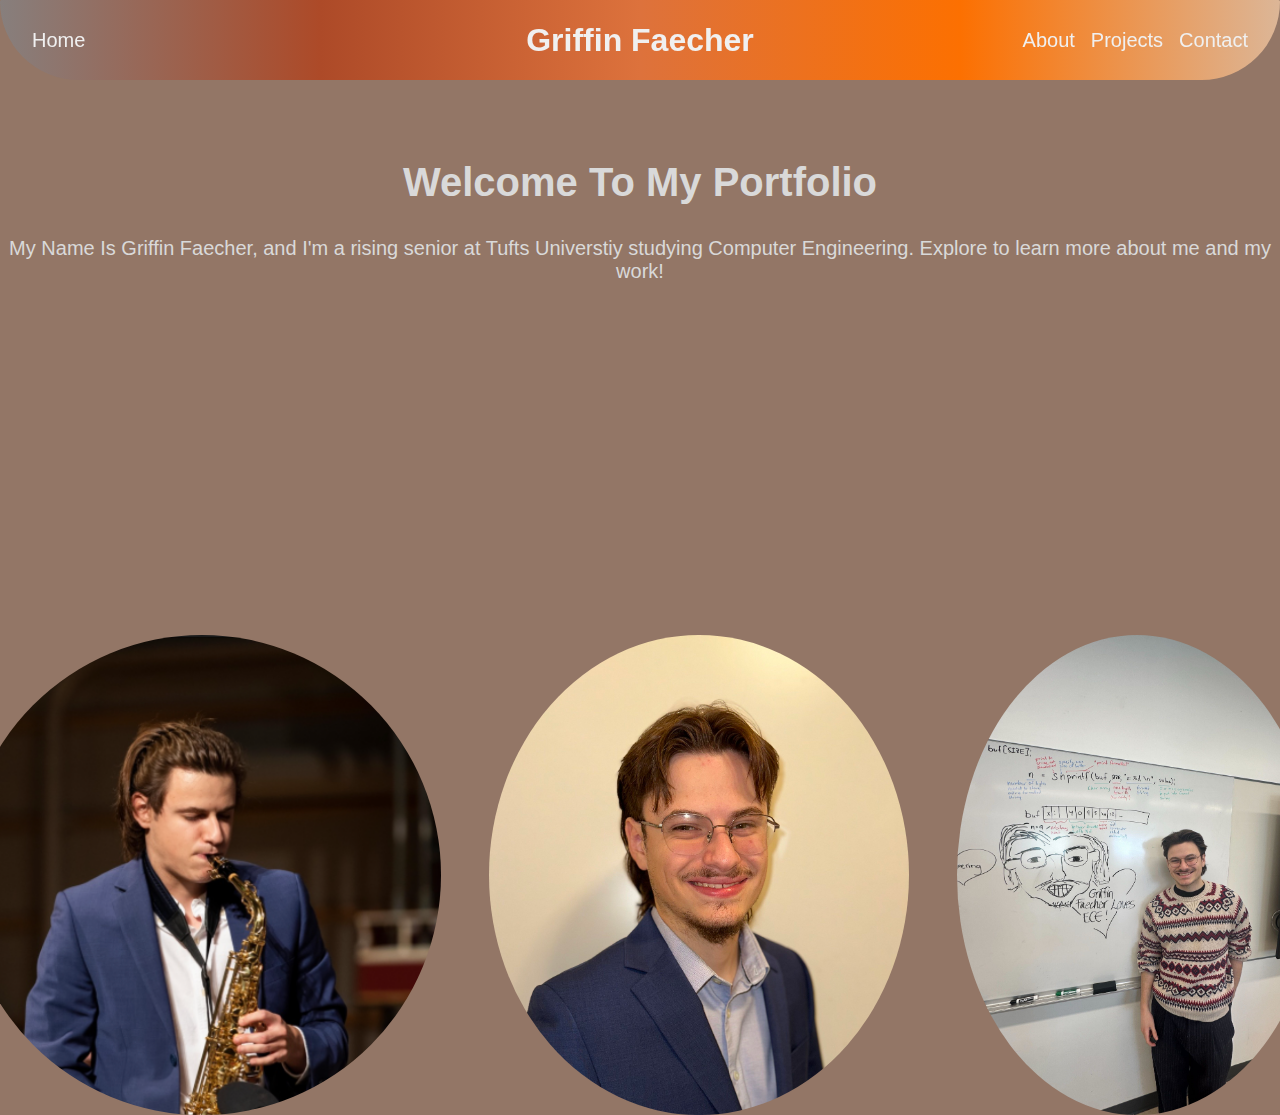
<file: index.html>
<!DOCTYPE html>
<html lang="en">

<html>
<head>
    <meta charset="UTF-8" />
    <meta name="viewport" content="width=device-width, initial-scale=1.0" />
    <link rel="stylesheet" href="mainStyle.css" />
    <link rel="icon" href="tabimage.png" type="image/png" />
    <meta name="description" content="Griffin Faecher's Portfolio">
    <title>Griffin's Portfolio</title>
</head>
<body>
    <nav>
        <div class="nav-left">
            <a href="index.html" class="return">Home</a>
        </div>

        <div class="nav-center">
            <a class="title">Griffin Faecher</a>
        </div>

        <div class="nav-right">
            <a href="about.html" class="linkable">About</a>
            <a href="projects.html" class="linkable">Projects</a>
            <a href="contact.html" class="linkable">Contact</a>
        </div>
    </nav>

    <div class="header">
        <h1 class="header-text">Welcome To My Portfolio</h1>
        <p class="header-subtext">My Name Is Griffin Faecher, and I'm a rising 
            senior at Tufts Universtiy studying Computer Engineering. Explore 
            to learn more about me and my work!</p>
        </p>
    </div>

    <div class="image-container">
        <img src="Jazz.png"    alt="jazz"    class="image-obj" />
        <img src="Headshot.jpg" alt="headshot" class="image-obj" />
        <img src="Project.jpg"  alt="project"  class="image-obj" />
    </div>

</body>
</html>
</file>
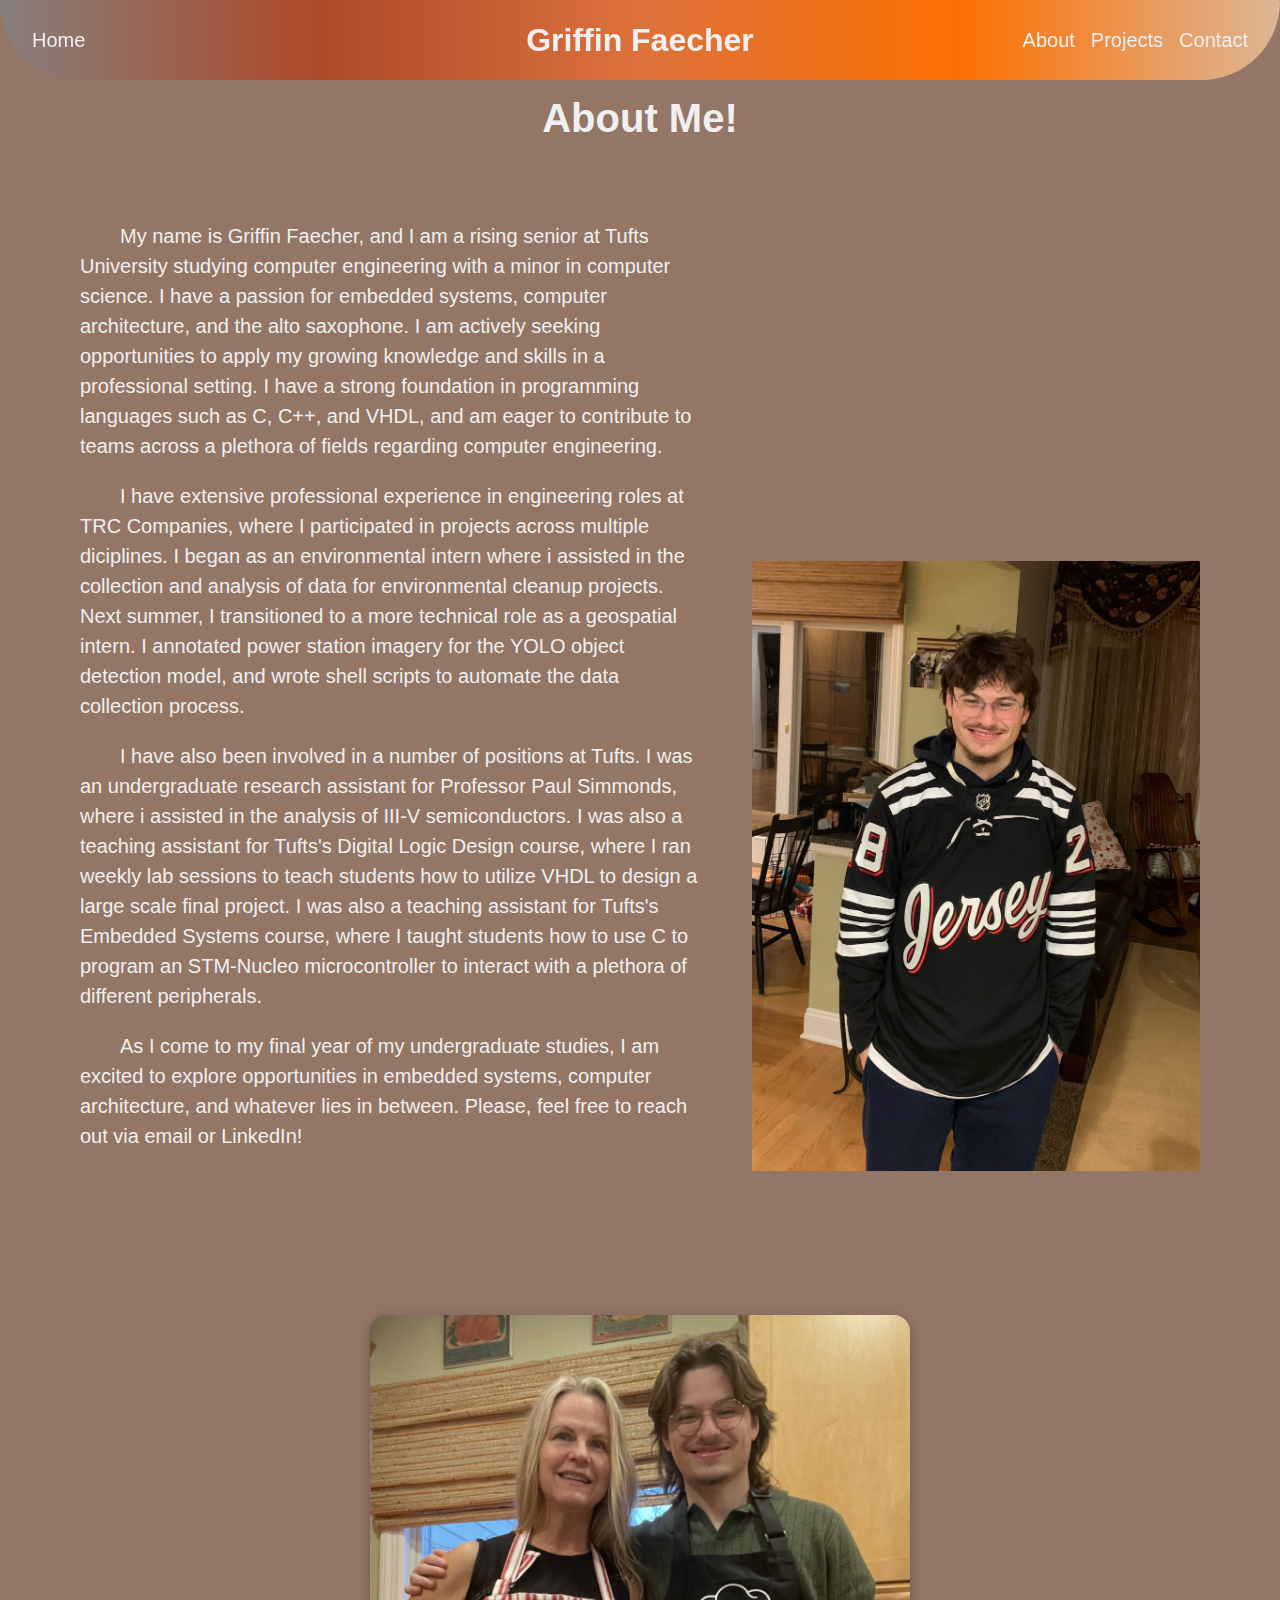
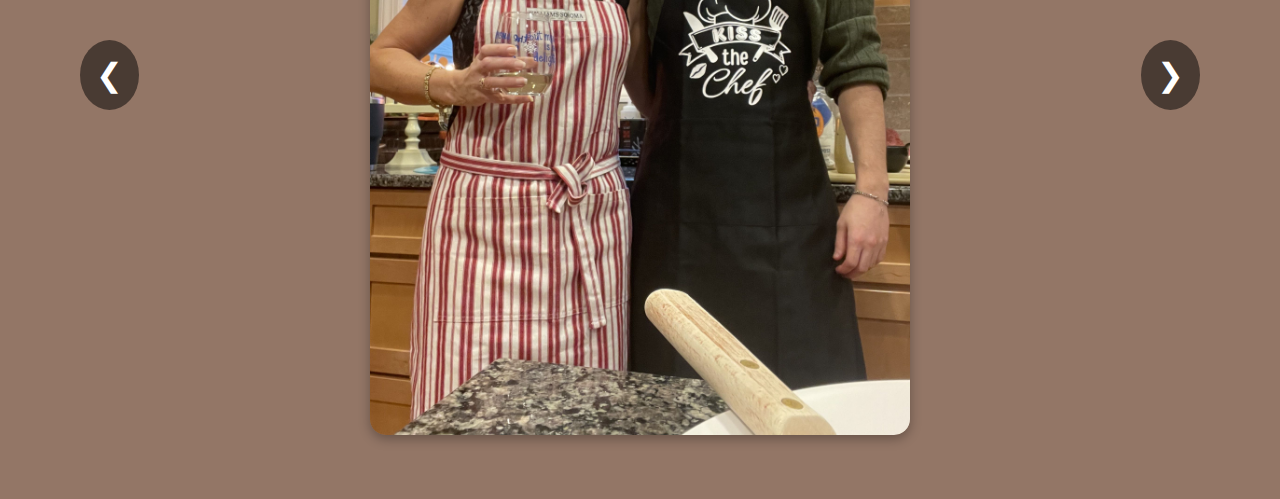
<file: about.html>
<!DOCTYPE html>
<html lang="en">
<head>
    <meta charset="UTF-8" />
    <meta name="viewport" content="width=device-width, initial-scale=1.0" />
    <link rel="stylesheet" href="AboutStyle.css" />
    <link rel="icon" href="AboutMeTab.png" type="image/png" />
    <meta name="description" content="About Griffin Faecher">
    <script src="aboutScript.js" defer></script>
    <title>Griffin's Bio</title>
</head>
<body>
    <nav>
        <div class="nav-left">
            <a href="index.html" class="return">Home</a>
        </div>

        <div class="nav-center">
            <a class="title">Griffin Faecher</a>
        </div>

        <div class="nav-right">
            <a href="about.html" class="linkable">About</a>
            <a href="projects.html" class="linkable">Projects</a>
            <a href="contact.html" class="linkable">Contact</a>
        </div>
    </nav>

    <h1>About Me!</h1>
    <main class="Description-Container">
        <div class="text-bio">
            <p>
                My name is Griffin Faecher, and I am a rising senior at Tufts University 
                studying computer engineering with a minor in computer science. I have 
                a passion for embedded systems, computer architecture, and the alto 
                saxophone. I am actively seeking opportunities to apply my growing 
                knowledge and skills in a professional setting. I have a strong 
                foundation in programming languages such as C, C++, and VHDL, and am 
                eager to contribute to teams across a plethora of fields regarding 
                computer engineering. 
            </p>
            <p>
                I have extensive professional experience in engineering roles at TRC 
                Companies, where I participated in projects across multiple diciplines. 
                I began as an environmental intern where i assisted in the collection 
                and analysis of data for environmental cleanup projects. Next summer, I 
                transitioned to a more technical role as a geospatial intern. I 
                annotated power station imagery for the YOLO object detection model, 
                and wrote shell scripts to automate the data collection process.
            </p>
            <p>
                I have also been involved in a number of positions at Tufts. I 
                was an undergraduate research assistant for Professor Paul 
                Simmonds, where i assisted in the analysis of III-V 
                semiconductors. I was also a teaching assistant for Tufts's 
                Digital Logic Design course, where I ran weekly lab sessions to 
                teach students how to utilize VHDL to design a large scale 
                final project. I was also a teaching assistant for Tufts's 
                Embedded Systems course, where I taught students how to use C 
                to program an STM-Nucleo microcontroller to interact with a 
                plethora of different peripherals.
            </p>
            <p>
                As I come to my final year of my undergraduate studies, I am excited to explore
                opportunities in embedded systems, computer architecture, and 
                whatever lies in between. Please, feel free to reach out via email or 
                LinkedIn!
            </p>
        </div>

        <div class="image-bio">
            <img src="AboutMain.jpg" alt="Griffin Faecher" class="bio-img" />
        </div>
    </main>

    <div class="gallery-container">
        <button class="arrow left" onclick="prevImage()">❮</button>
        <img id="gallery-img" class="gallery-image" src="galleryImg1.jpg" alt="Gallery Image">
        <button class="arrow right" onclick="nextImage()">❯</button>
    </div>

    
</body>
</html>
</file>
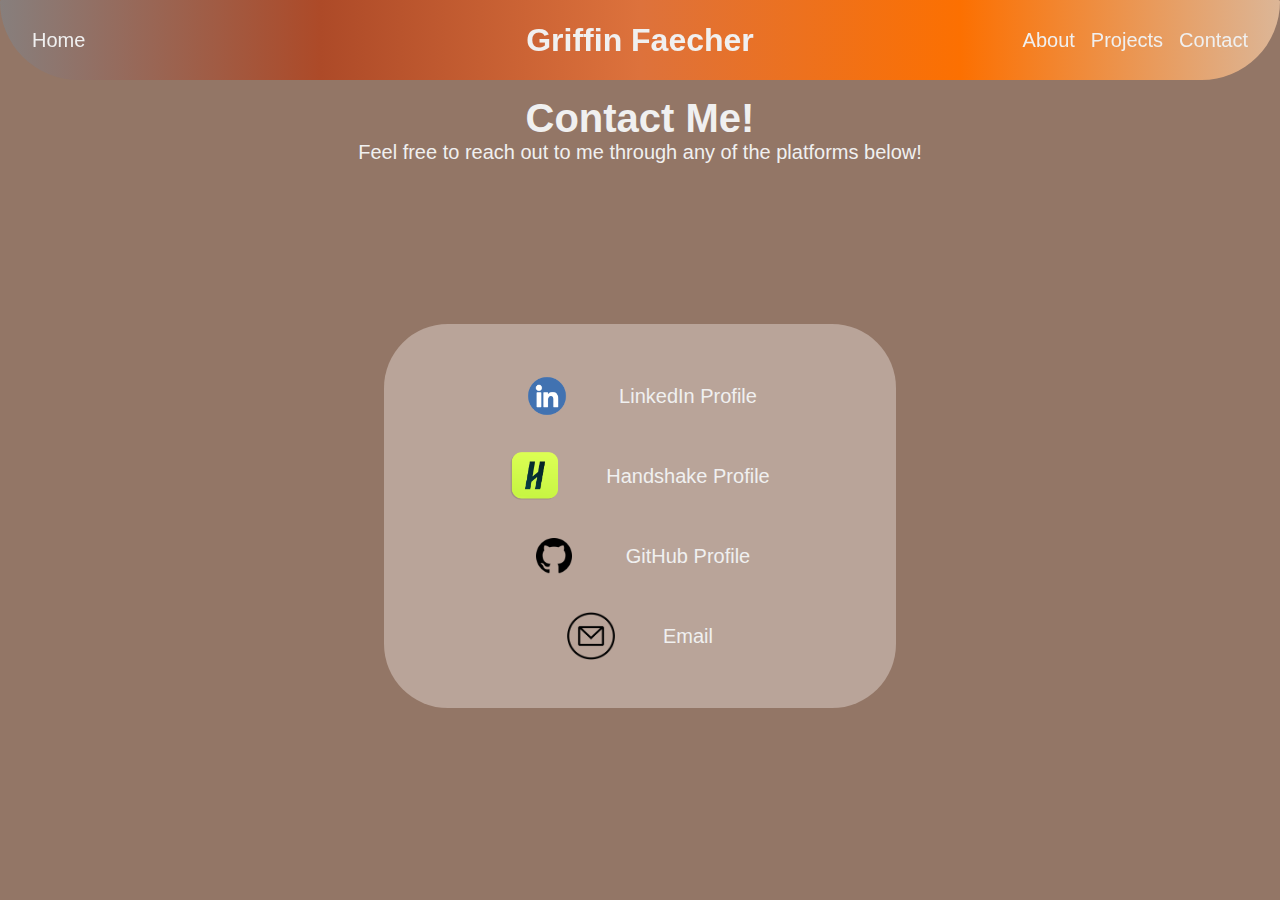
<file: contact.html>
<!DOCTYPE html>
<html lang="en">

<html>
<head>
    <meta charset="UTF-8" />
    <meta name="viewport" content="width=device-width, initial-scale=1.0" />
    <link rel="stylesheet" href="contactStyle.css" />
    <link rel="icon" href="contactTab.png" type="image/png" />
    <meta name="description" content="Contact Griffin">
    <title>Contact Griffin</title>
</head>
<body>
    <nav>
        <div class="nav-left">
            <a href="index.html" class="return">Home</a>
        </div>

        <div class="nav-center">
            <a class="title">Griffin Faecher</a>
        </div>

        <div class="nav-right">
            <a href="about.html" class="linkable">About</a>
            <a href="projects.html" class="linkable">Projects</a>
            <a href="contact.html" class="linkable">Contact</a>
        </div>
    </nav>
    <div class="header">
        <h1 class="header-text">Contact Me!</h1>
        <p class="header-subtext">Feel free to reach out to me through any of the platforms below!</p>
    </div>
    <main class="contact-container">
        <div class="Contact-Medium">
            <a href="https://www.linkedin.com/in/griffin-faecher-589170261" target="_blank">
                <img src="linkedinIcon.png" alt="LinkedIn" class="icon" />
            </a>
            <a href="https://www.linkedin.com/in/griffin-faecher-589170261" target="_blank" class="conn-link">
            LinkedIn Profile</a>
        </div>

        <div class="Contact-Medium">
            <a href="https://app.joinhandshake.com/profiles/bywyjz" target="_blank">
                <img src="handshakeIcon.png" alt="Handshake" class="icon" />
            </a>
            <a href="https://app.joinhandshake.com/profiles/bywyjz" target="_blank" class="conn-link">
            Handshake Profile</a>
        </div>

        <div class="Contact-Medium">
            <a href="https://github.com/GFaecher" target="_blank">
                <img src="githubIcon.png" alt="GitHub" class="icon" />
            </a>
            <a href="https://github.com/GFaecher" target="_blank" class="conn-link">
            GitHub Profile</a>
        </div>

        <div class="Contact-Medium">
            <a href="mailto:griffin.faecher@tufts.edu" target="_blank">
                <img src="emailIcon.png" alt="Email" class="icon" />
            </a>
            <a href="mailto:griffin.faecher@tufts.edu" target="_blank" class="conn-link">
            Email</a>
        </div> 

    </main>
</body>
</html>
</file>
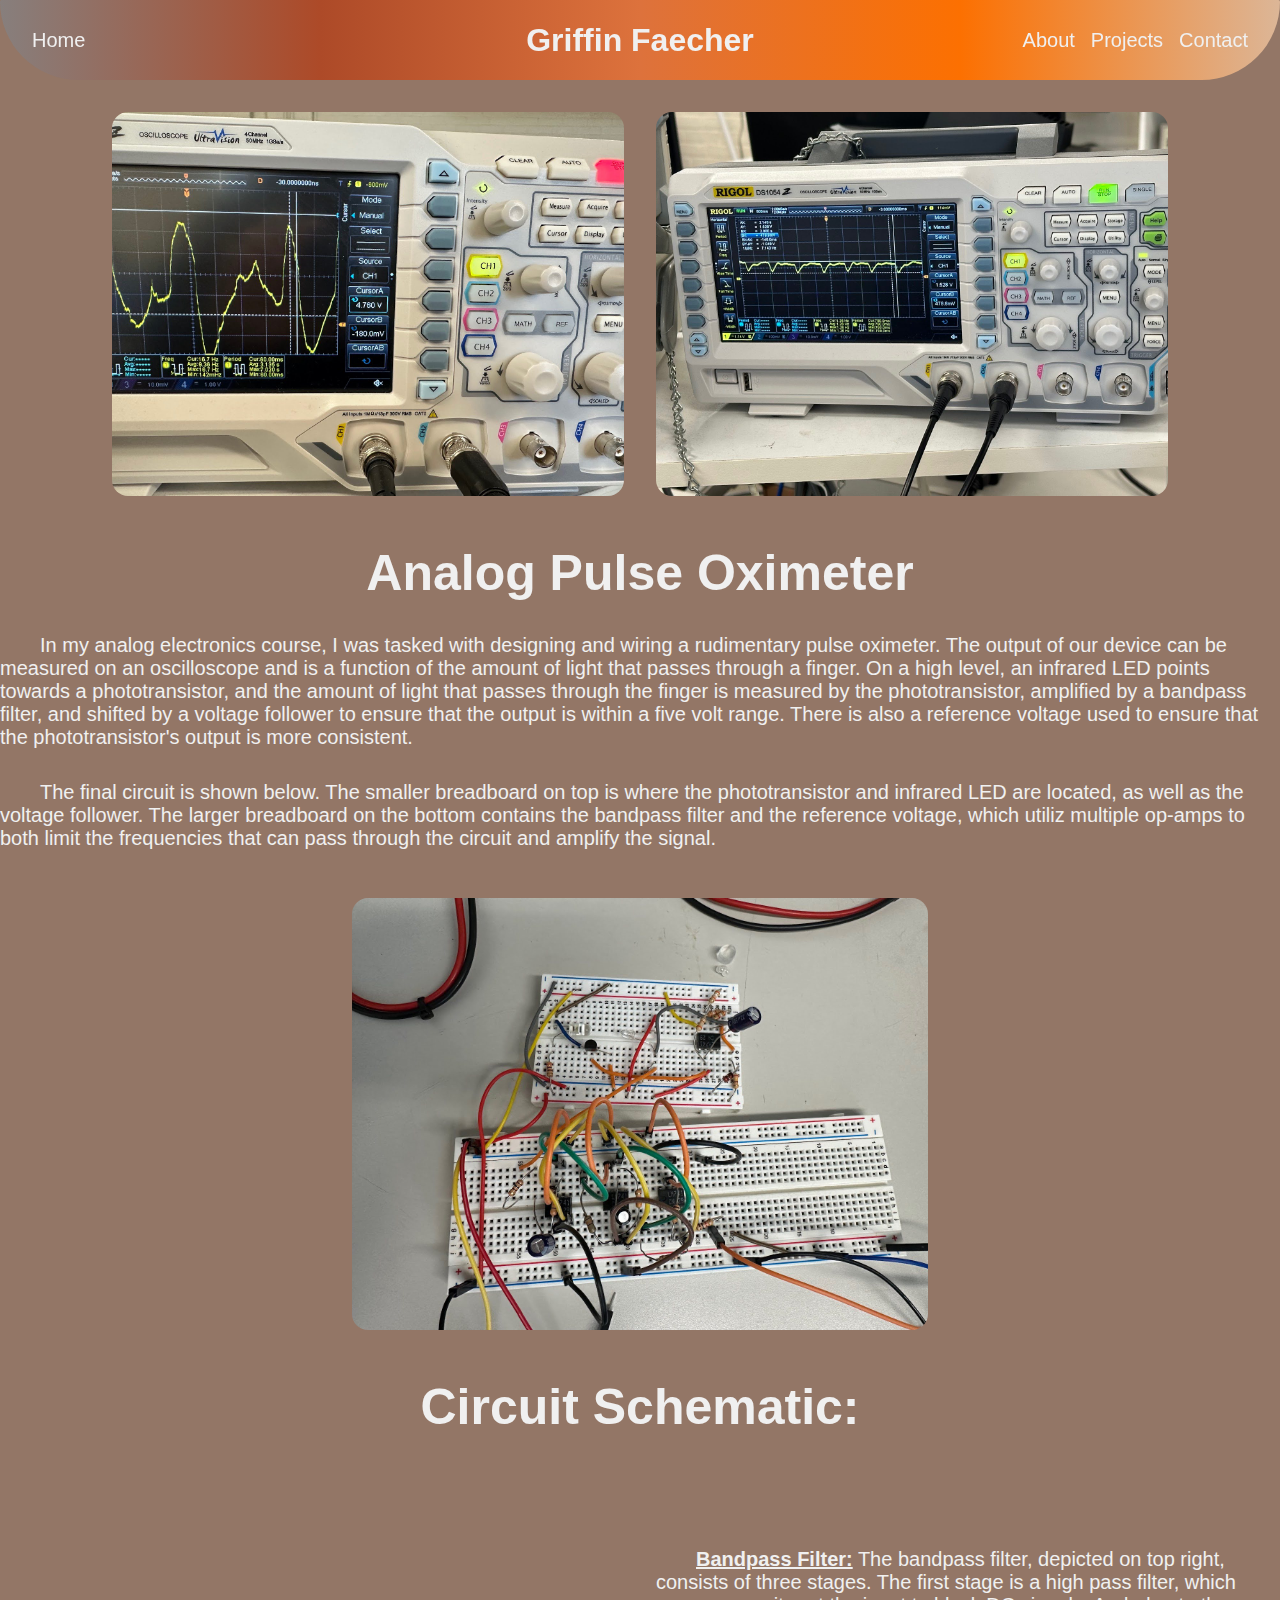
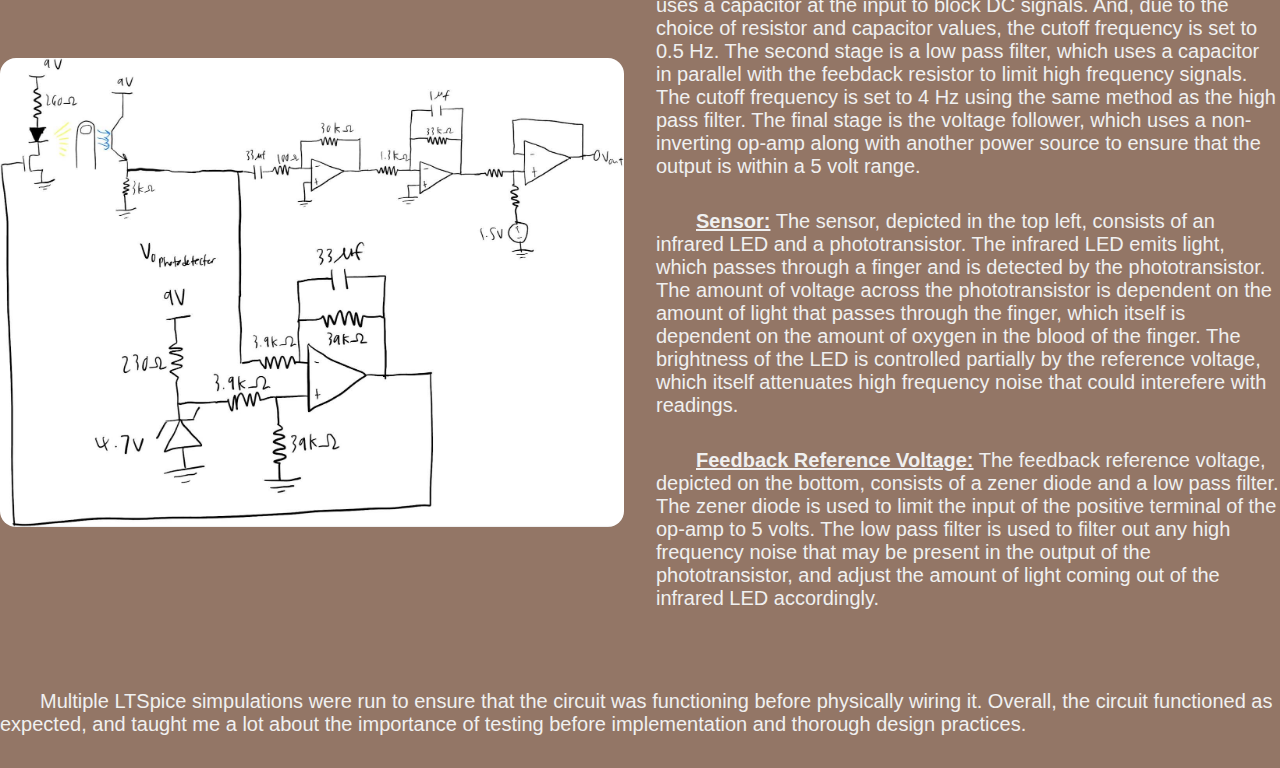
<file: EE21.html>
<!DOCTYPE html>
<html lang="en">
<head>
    <meta charset="UTF-8" />
    <meta name="viewport" content="width=device-width, initial-scale=1.0" />
    <link rel="stylesheet" href="EE21Style.css" />
    <link rel="icon" href="EE21Tab.png" type="image/png" />
    <meta name="description" content="Griffin's Pulse Oximeter">
    <title>Griffin's Pulse Oximeter</title>
</head>
<body>
    <nav>
        <div class="nav-left">
            <a href="index.html" class="return">Home</a>
        </div>

        <div class="nav-center">
            <a class="title">Griffin Faecher</a>
        </div>

        <div class="nav-right">
            <a href="about.html" class="linkable">About</a>
            <a href="projects.html" class="linkable">Projects</a>
            <a href="contact.html" class="linkable">Contact</a>
        </div>
    </nav>

    <div class="pair-container">
        <img src="EE21HeadImg1.jpg" alt="EE21 Head Image 1" class="half-image" />
        <img src="EE21HeadImg2.jpg" alt="EE21 Head Image 2" class="half-image" />
    </div>

    <h1>Analog Pulse Oximeter</h1>

    <p>
        In my analog electronics course, I was tasked with designing and wiring 
        a rudimentary pulse oximeter. The output of our device can be measured 
        on an oscilloscope and is a function of the amount of light that passes
        through a finger. On a high level, an infrared LED points towards a 
        phototransistor, and the amount of light that passes through the finger 
        is measured by the phototransistor, amplified by a bandpass filter, and 
        shifted by a voltage follower to ensure that the output is within a 
        five volt range. There is also a reference voltage used to ensure that 
        the phototransistor's output is more consistent.
    </p>

    <p>
        The final circuit is shown below. The smaller breadboard on top is where 
        the phototransistor and infrared LED are located, as well as the voltage 
        follower. The larger breadboard on the bottom contains the bandpass filter and the reference voltage, 
        which utiliz multiple op-amps to both limit the frequencies that can 
        pass through the circuit and amplify the signal.
    </p>

    <img src="EE21TitleHorizontal.jpg" alt="Instructions" class="body-img" />

    <h1>
        Circuit Schematic:
    </h1>

    <div class="pair-container">

        <div class="Schematic-Diagram">
            <img src="EE21Schematic.jpg" alt="Schematic" class="schematic-img" />
        </div>

        <div class="Description-Container">
            <p>
                <u><strong>Bandpass Filter:</strong></u>

                    The bandpass filter, depicted on top right, consists of three 
                    stages. The first stage is a high pass filter, which uses a 
                    capacitor at the input to block DC signals. And, due to the 
                    choice of resistor and capacitor values, the cutoff frequency is 
                    set to 0.5 Hz. The second stage is a low pass filter, which 
                    uses a capacitor in parallel with the feebdack resistor to 
                    limit high frequency signals. The cutoff frequency is set to 4 Hz
                    using the same method as the high pass filter. The final stage
                    is the voltage follower, which uses a non-inverting op-amp 
                    along with another power source to ensure that the output is
                    within a 5 volt range.
            </p>

            <p>
                <u><strong>Sensor:</strong></u>
                The sensor, depicted in the top left, consists of an infrared LED and a 
                phototransistor. The infrared LED emits light, which passes through 
                a finger and is detected by the phototransistor. The amount of voltage 
                across the phototransistor is dependent on the amount of light that
                passes through the finger, which itself is dependent
                on the amount of oxygen in the blood of the finger. The brightness 
                of the LED is controlled partially by the reference voltage, which 
                itself attenuates high frequency noise that could interefere with 
                readings.
                    

            </p>

            <p>
                <u><strong>Feedback Reference Voltage:</strong></u>

                    The feedback reference voltage, depicted on the bottom, 
                    consists of a zener diode and a low pass filter. The zener 
                    diode is used to limit the input of the positive terminal of 
                    the op-amp to 5 volts. The low pass filter is used to filter 
                    out any high frequency noise that may be present in the output 
                    of the phototransistor, and adjust the amount of light coming 
                    out of the infrared LED accordingly.

            </p>

        </div>
    </div>

    <p>
        Multiple LTSpice simpulations were run to ensure that the circuit was
        functioning before physically wiring it. Overall, the circuit functioned 
        as expected, and taught me a lot about the importance of testing before 
        implementation and thorough design practices.
    </p>

</body>
</html>
</file>
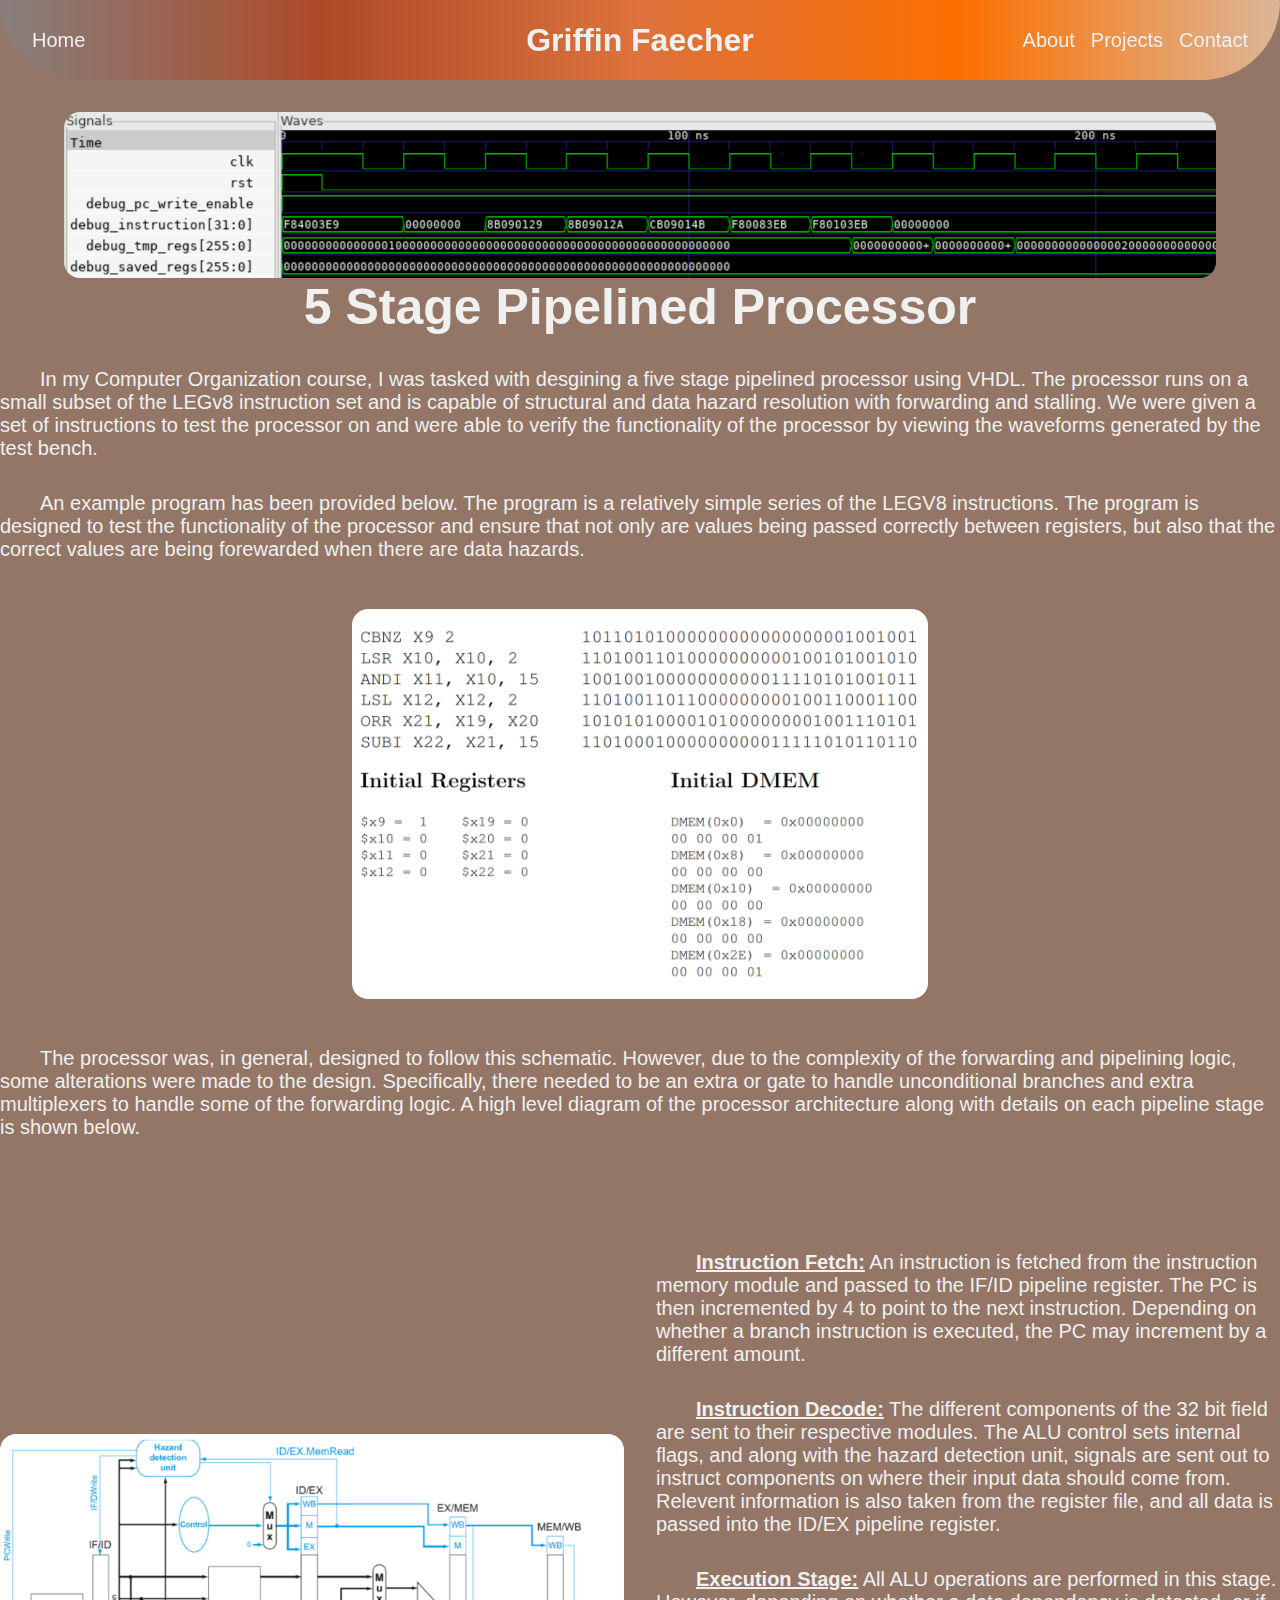
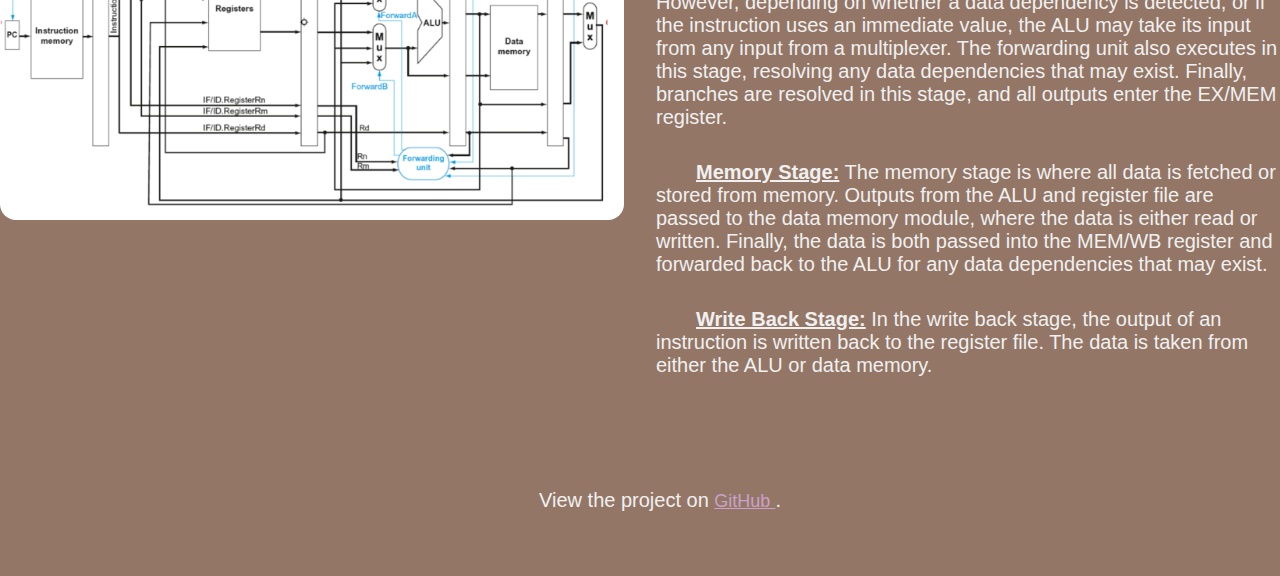
<file: EE25.html>
<!DOCTYPE html>
<html lang="en">
<head>
    <meta charset="UTF-8" />
    <meta name="viewport" content="width=device-width, initial-scale=1.0" />
    <link rel="stylesheet" href="EE25Style.css" />
    <link rel="icon" href="EE25Tab.png" type="image/png" />
    <meta name="description" content="Griffin's Pipelined Processor">
    <title>Griffin's Pipelined Processor</title>
</head>
<body>
    <nav>
        <div class="nav-left">
            <a href="index.html" class="return">Home</a>
        </div>

        <div class="nav-center">
            <a class="title">Griffin Faecher</a>
        </div>

        <div class="nav-right">
            <a href="about.html" class="linkable">About</a>
            <a href="projects.html" class="linkable">Projects</a>
            <a href="contact.html" class="linkable">Contact</a>
        </div>
    </nav>

    <img src="EE25HeaderImg.png" alt="Waveforms" class="SpanningImg" />

    <h1>5 Stage Pipelined Processor</h1>

    <p>
        In my Computer Organization course, I was tasked with desgining a 
        five stage pipelined processor using VHDL. The processor runs on a
        small subset of the LEGv8 instruction set and is capable of
        structural and data hazard resolution with forwarding and stalling.
        We were given a set of instructions to test the processor on and were 
        able to verify the functionality of the processor by viewing the 
        waveforms generated by the test bench.
    </p>

    <p>
        An example program has been provided below. The program is a relatively
        simple series of the LEGV8 instructions. The program is designed to 
        test the functionality of the processor and ensure that not only are 
        values being passed correctly between registers, but also that the 
        correct values are being forewarded when there are data hazards.
    </p>

    <img src="EE25Instructions.png" alt="Instructions" class="body-img" />

    <p>
        The processor was, in general, designed to follow this schematic. 
        However, due to the complexity of the forwarding and pipelining logic, 
        some alterations were made to the design. Specifically, there needed to 
        be an extra or gate to handle unconditional branches and extra 
        multiplexers to handle some of the forwarding logic. A high level 
        diagram of the processor architecture along with details on each pipeline stage 
        is shown below.
    </p>

    <div class="pair-container">

        <div class="Schematic-Diagram">
            <img src="EE25Schematic.png" alt="Schematic" class="schematic-img" />
        </div>

        <div class="Description-Container">
            <p>
                <u><strong>Instruction Fetch:</strong></u>

                    An instruction is fetched from the instruction memory module 
                    and passed to the IF/ID pipeline register. The PC is then 
                    incremented by 4 to point to the next instruction. Depending 
                    on whether a branch instruction is executed, the PC may increment 
                    by a different amount.
            </p>

            <p>
                <u><strong>Instruction Decode:</strong></u>
                The different components of the 32 bit field are sent to their 
                respective modules. The ALU control sets internal flags, and along 
                with the hazard detection unit, signals are sent out to instruct 
                components on where their input data should come from. Relevent information 
                is also taken from the register file, and all data is passed into 
                the ID/EX pipeline register.
                    

            </p>

            <p>
                <u><strong>Execution Stage:</strong></u>

                    All ALU operations are performed in this stage. However, 
                    depending on whether a data dependency is detected, or if 
                    the instruction uses an immediate value, the ALU may take 
                    its input from any input from a multiplexer. The forwarding 
                    unit also executes in this stage, resolving any data 
                    dependencies that may exist. Finally, branches are resolved 
                    in this stage, and all outputs enter the EX/MEM register.

            </p>

            <p>
                <u><strong>Memory Stage:</strong></u>

                    The memory stage is where all data is fetched or stored from 
                    memory. Outputs from the ALU and register file are passed to 
                    the data memory module, where the data is either read or written.
                    Finally, the data is both passed into the MEM/WB register and 
                    forwarded back to the ALU for any data dependencies that may exist.

            </p>

             <p>
                <u><strong>Write Back Stage:</strong></u>

                    In the write back stage, the output of an instruction is written
                    back to the register file. The data is taken from either the 
                    ALU or data memory.

            </p>
        </div>
    </div>

    <footer>
    <p>
        View the project on 
        <a href="https://github.com/GFaecher/EE25-Lab5" target="_blank">
            GitHub
        </a>.
    </p>
</footer>

</body>
</html>
</file>
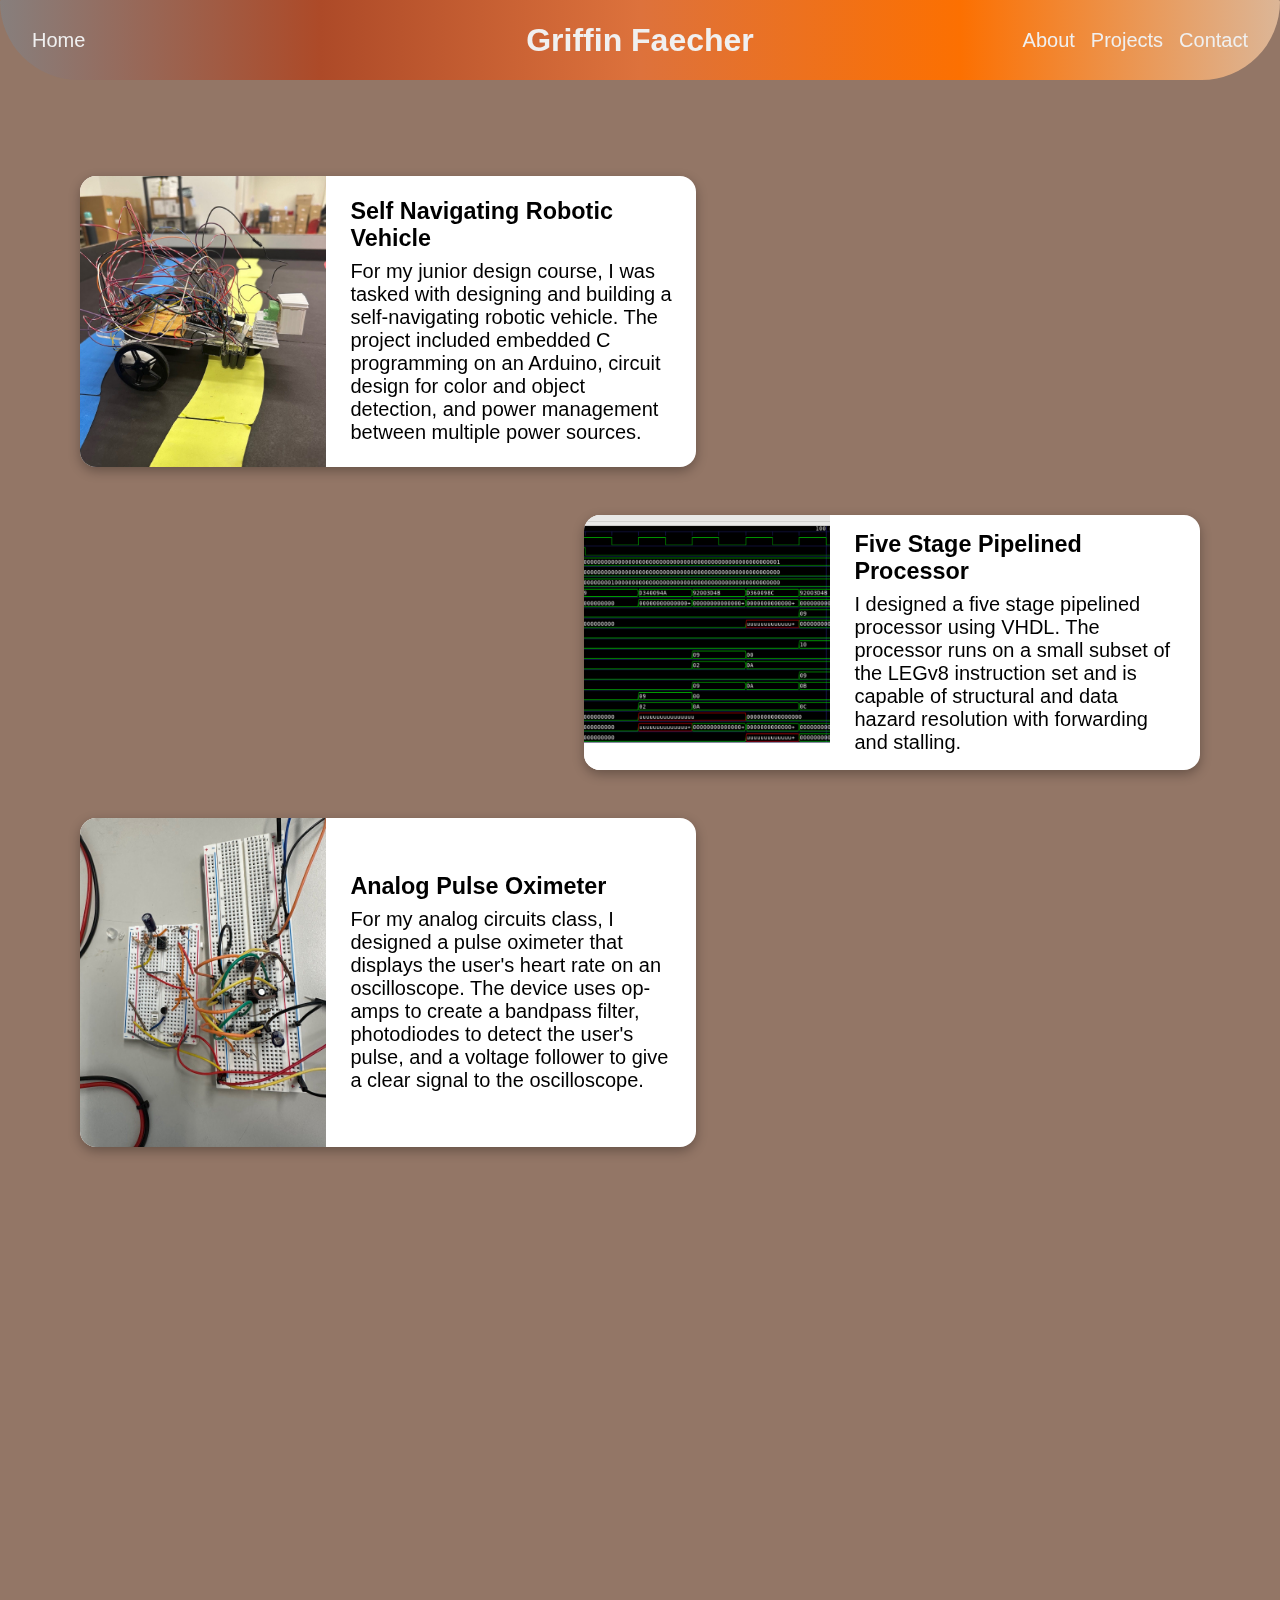
<file: projects.html>
<!DOCTYPE html>
<html lang="en">
<head>
    <head>
    <meta charset="UTF-8" />
    <meta name="viewport" content="width=device-width, initial-scale=1.0" />
    <link rel="stylesheet" href="projectsStyle.css" />
    <link rel="icon" href="projectsTabImage.png" type="image/png" />
    <meta name="description" content="Griffin's Projects">
    <script src="projectScript.js" defer></script>
    <title>Griffin's Projects</title>
</head>
</head>
<body>
    <nav>
        <div class="nav-left">
            <a href="index.html" class="return">Home</a>
        </div>

        <div class="nav-center">
            <a class="title">Griffin Faecher</a>
        </div>

        <div class="nav-right">
            <a href="about.html" class="linkable">About</a>
            <a href="projects.html" class="linkable">Projects</a>
            <a href="contact.html" class="linkable">Contact</a>
        </div>
    </nav>

    <main class="projects-container">
        <a href="JrDesign.html" class="project-box left hidden">
            <img src="JRDesignTitle.jpg" alt="Junior Design Bot" class="project-img" />
            <div class="project-description">
                <h3>Self Navigating Robotic Vehicle</h3>
                <p>For my junior design course, I was tasked with designing and 
                    building a self-navigating robotic vehicle. The project 
                included embedded C programming on an Arduino, circuit design 
                for color and object detection, and power management between 
                multiple power sources.</p>
                </p>
            </div>
        </a>

        <a href="EE25.html" class="project-box right hidden">
            <img src="EE25Title.png" alt="Waveforms" class="project-img" />
            <div class="project-description">
                <h3>Five Stage Pipelined Processor</h3>
                <p>I designed a five stage pipelined processor using VHDL. The 
                    processor runs on a small subset of the LEGv8 instruction 
                    set and is capable of structural and data hazard
                    resolution with forwarding and stalling.
                </p>
            </div>
        </a>

        <a href="EE21.html" class="project-box left hidden">
            <img src="EE21Title.jpg" alt="Pulse-OX" class="project-img" />
            <div class="project-description">
                <h3>Analog Pulse Oximeter</h3>
                <p>For my analog circuits class, I designed a pulse oximeter 
                    that displays the user's heart rate on an oscilloscope. The
                    device uses op-amps to create a bandpass filter, 
                    photodiodes to detect the user's pulse, and a voltage 
                    follower to give a clear signal to the oscilloscope.
                </p>
            </div>
        </a>

        <a href="EE14.html" class="project-box right hidden">
            <img src="EE14Title.jpg" alt="Heads Up" class="project-img" />
            <div class="project-description">
                <h3>Heads Up on the STM32L4 Discovery Kit</h3>
                <p>I designed a simple version of the mobile game Heads Up 
                    using the STM32L4 Discovery Kit. The game uses the LCD 
                    display a word on the board, and registers rotation using
                    the onboard accelerometer. UART is used to send data to a 
                    monitor where the player can see their score, as well as 
                    other game information.
                </p>
            </div>
        </a>

        <a href="ES4.html" class="project-box left hidden">
            <img src="ES4Title.gif" alt="Jaqued Jumper" class="project-img" />
            <div class="project-description">
                <h3>Arcade Platformer on a FPGA</h3>
                <p>I designed an arcade platformer game using VHDL on a FPGA. 
                    The game uses a VGA controller to display the game on a 
                    monitor, and a NES controller to control the player. The game 
                    requires the player to navigate a series of falling platforms 
                    without jumping off the screen or falling to your doom.
                </p>
            </div>
        </a>
    </main>
</body>
</html>
</file>
<file: mainStyle.css>
* {
    margin: 0;
    padding: 0;
    box-sizing: border-box;
}

body {
    font-family: 'montserrat', sans-serif;
    font-size: 20px;
    background-color: #937666;
}

/* Navigation Bar Styles */

nav {
    position: fixed;
    top: 0;
    left: 0;
    right: 0;
    z-index: 1000;

    background: linear-gradient(90deg, #877F7D, #AD4A28, #DD723C, #FC7001, #DCB697);
    border-radius: .4rem .4rem 20rem 20rem;
    height: 5rem;
    padding: 0 2rem;
    display: flex;
    justify-content: space-between;
    align-items: center;

    
}

.nav-left, .nav-center, .nav-right {
    display: flex;
    align-items: center;
}

.nav-left, .nav-right {
    width: 33%;
    justify-content: flex-start;
    gap: 1rem;
}

.nav-right {
    justify-content: flex-end;
}

.nav-center {
    flex: 1;
    justify-content: center;
}

nav a {
    color: #F0F0F0;
    text-decoration: none;
    font-size: 20px;
    transition: color 0.3s ease, transform 0.3s ease, font-style 0.3s ease;
}

.linkable:hover, .return:hover {
    color: #C8A2C8;
    transform: scale(1.35);
    font-style: italic;
}

.return, .linkable {
    font-size: 20px;
}

.title {
    font-size: 32px;
    font-weight: bold;
    pointer-events: auto;
    transition: transform 0.3s ease;
    cursor: default;
}

/* Floating animation on hover */
.title:hover {
    animation: floatUpDown 2s ease-in-out infinite;
}

/* Keyframes for floating effect */
@keyframes floatUpDown {
    0%, 100% {
        transform: translateY(0);
    }
    50% {
        transform: translateY(-5px);
    }
}

/* --------------------------Page Content Styles----------------------------- */

.header {
    display: flex;
    justify-content: center;
    align-items: center;
    flex-direction: column;
    margin-top: 10rem;
    gap: 2rem;
    color: #D9D9D9;
    text-align: center;
}



/* -----------------------------Image Styles--------------------------------- */

.image-container {
    display: flex;
    justify-content: center;
    align-items: center;
    margin-top: 20rem;
    gap: 3rem;
}

.image-obj {
    width: 30rem;
    height: 30rem;
    border-radius: 50%;
    object-fit: cover;
    transition: transform 1.2s ease;
}

.image-obj:hover {
  transform: scale(1.05);
}






@media (max-width: 768px) {
    nav {
        flex-direction: column;
        height: auto;
        padding: 1rem;
        gap: 0.5rem;
    }

    .nav-left, .nav-center, .nav-right {
        width: 100%;
        justify-content: center;
    }

    nav a {
        font-size: 16px;
    }

    .title {
        font-size: 24px;
    }

    .header {
        margin-top: 7rem;
        padding: 1rem;
        font-size: 16px;
    }

    .header-text {
        font-size: 24px;
        text-align: center;
    }

    .header-subtext {
        font-size: 16px;
        text-align: center;
        max-width: 90%;
    }

    .image-container {
        flex-direction: column;
        gap: 1.5rem;
        margin-top: 5rem;
    }

    .image-obj {
        width: 80vw;
        height: auto;
        border-radius: 1rem;
    }
}
</file>
<file: AboutStyle.css>
* {
    margin: 0;
    padding: 0;
    box-sizing: border-box;
}
h3 {
    margin-bottom: 8px;
}

body {
    font-family: 'montserrat', sans-serif;
    font-size: 20px;
    background-color: #937666;
}

/* -----------------------------Nav Bar Styles------------------------------- */
nav {
    position: fixed;
    top: 0;
    left: 0;
    right: 0;
    z-index: 1000;

    background: linear-gradient(90deg, #877F7D, #AD4A28, #DD723C, #FC7001, #DCB697);
    border-radius: .4rem .4rem 20rem 20rem;
    height: 5rem;
    padding: 0 2rem;
    display: flex;
    justify-content: space-between;
    align-items: center;

    
}

.nav-left, .nav-center, .nav-right {
    display: flex;
    align-items: center;
}

.nav-left, .nav-right {
    width: 33%;
    justify-content: flex-start;
    gap: 1rem;
}

.nav-right {
    justify-content: flex-end;
}

.nav-center {
    flex: 1;
    justify-content: center;
}

nav a {
    color: #F0F0F0;
    text-decoration: none;
    font-size: 20px;
    transition: color 0.3s ease, transform 0.3s ease, font-style 0.3s ease;
}

.linkable:hover, .return:hover {
    color: #C8A2C8;
    transform: scale(1.35);
    font-style: italic;
}

.return, .linkable {
    font-size: 20px;
}

.title {
    font-size: 32px;
    font-weight: bold;
    pointer-events: auto;
    transition: transform 0.3s ease;
    cursor: default;
}

/* Floating animation on hover */
.title:hover {
    animation: floatUpDown 2s ease-in-out infinite;
}

/* Keyframes for floating effect */
@keyframes floatUpDown {
    0%, 100% {
        transform: translateY(0);
    }
    50% {
        transform: translateY(-5px);
    }
}

/* ---------------------------Description Styles----------------------------- */

.Description-Container {
  /* margin-top: 6rem; */
  display: flex;
  /* flex-direction: column; */
  align-items: center;
  gap: 3rem;
  padding: 5rem;
}

.text-bio {
    display: flex;
    width: 60%;
    flex-direction: column;
    /* gap: 3rem; */
    /* padding: 5rem; */
    align-self: flex-start;
}

.image-bio {
    display: flex;
    width: 40%;
    flex-direction: column;
    /* gap: 3rem; */
    /* padding: 5rem; */
    align-self: flex-end;
}

h1 {
    text-align: center;
    font-size: 40px;
    font-weight: bold;
    color: #F0F0F0;
    margin-top: 6rem
}

p {
    font-size: 20px;
    line-height: 1.5;
    margin-bottom: 20px;
    color: #F0F0F0;
    text-indent: 2em;
}

/* ----------------------------Gallery Styles-------------------------------- */

.gallery-container {
    display: flex;
    justify-content: center;
    align-items: center;
    margin: 4rem auto;
    max-width: 80vw;
    height: auto;
    position: relative;
}

.gallery-frame {
    display: flex;
    justify-content: center;
    align-items: center;
    max-width: 100%;
    max-height: 80vh;
    aspect-ratio: auto;
    overflow: hidden;
}

.gallery-image {
    max-width: 100%;
    max-height: 80vh;
    height: auto;
    width: auto;
    object-fit: contain;
    border-radius: 1rem;
    box-shadow: 0 4px 12px rgba(0,0,0,0.3);
}

.arrow {
    position: absolute;
    top: 50%;
    transform: translateY(-50%);
    background-color: rgba(0, 0, 0, 0.5);
    color: white;
    border: none;
    padding: 1rem;
    font-size: 2rem;
    cursor: pointer;
    z-index: 10;
    border-radius: 50%;
    transition: background-color 0.3s;
}

.arrow:hover {
    background-color: rgba(0, 0, 0, 0.7);
}

.arrow.left {
    left: -3rem;
}

.arrow.right {
    right: -3rem;
}


/*-------------------------------Mobile Styles--------------------------------*/

@media (max-width: 768px) {
    nav {
        flex-direction: column;
        align-items: center;
        height: auto;
        padding: 1rem 0.5rem;
        gap: 0.5rem;
        text-align: center;
    }

    .nav-left, .nav-center, .nav-right {
        width: 100%;
        justify-content: center;
    }

    .nav-left, .nav-right {
        flex-wrap: wrap;
        gap: 0.5rem;
    }

    h1 {
        margin-top: 10rem; /* Increased from 2rem to 8rem to bring text down */
        font-size: 32px;
        padding: 0 1rem;
    }

    .Description-Container {
        flex-direction: column-reverse; /* Changed to column-reverse to put image first */
        align-items: center;
        padding: 1rem; /* Reduced padding */
        gap: 1rem; /* Reduced gap */
    }

    .text-bio, .image-bio {
        width: 100%;
        padding: 0;
        align-items: center;
        text-align: center;
    }

    .bio-img {
        max-width: 80vw;
        max-height: 50vh; /* Added max-height to control image size */
        height: auto;
        border-radius: 1rem;
        box-shadow: 0 4px 12px rgba(0, 0, 0, 0.3);
    }

    .text-bio p {
        text-indent: 0;
        text-align: justify;
        margin-bottom: 1rem; /* Reduced margin */
    }

    .gallery-container {
        position: relative;
        width: 90vw;
        margin: 2rem auto;
        padding: 0;
    }

    .gallery-image {
        max-width: 100%;
        height: auto;
    }

    .arrow {
        position: absolute;
        top: 50%;
        transform: translateY(-50%);
        margin: 0;
        padding: 0.5rem;
        font-size: 1.5rem;
    }

    .arrow.left {
        left: -1.5rem;
        right: auto;
    }

    .arrow.right {
        right: -1.5rem;
        left: auto;
    }
}
</file>
<file: contactStyle.css>
* {
    margin: 0;
    padding: 0;
    box-sizing: border-box;
}

body {
    font-family: 'montserrat', sans-serif;
    font-size: 20px;
    background-color: #937666;
    color: #F0F0F0;
}

/* Navigation Bar Styles */
nav {
    position: fixed;
    top: 0;
    left: 0;
    right: 0;
    z-index: 1000;

    background: linear-gradient(90deg, #877F7D, #AD4A28, #DD723C, #FC7001, #DCB697);
    border-radius: .4rem .4rem 20rem 20rem;
    height: 5rem;
    padding: 0 2rem;
    display: flex;
    justify-content: space-between;
    align-items: center;

    
}

.nav-left, .nav-center, .nav-right {
    display: flex;
    align-items: center;
}

.nav-left, .nav-right {
    width: 33%;
    justify-content: flex-start;
    gap: 1rem;
}

.nav-right {
    justify-content: flex-end;
}

.nav-center {
    flex: 1;
    justify-content: center;
}

nav a {
    color: #F0F0F0;
    text-decoration: none;
    font-size: 20px;
    transition: color 0.3s ease, transform 0.3s ease, font-style 0.3s ease;
}

.linkable:hover, .return:hover {
    color: #C8A2C8;
    transform: scale(1.35);
    font-style: italic;
}

.return, .linkable {
    font-size: 20px;
}

.title {
    font-size: 32px;
    font-weight: bold;
    pointer-events: auto;
    transition: transform 0.3s ease;
    cursor: default;
}

/* Floating animation on hover */
.title:hover {
    animation: floatUpDown 2s ease-in-out infinite;
}

/* Keyframes for floating effect */
@keyframes floatUpDown {
    0%, 100% {
        transform: translateY(0);
    }
    50% {
        transform: translateY(-5px);
    }
}

/* ---------------------------Main Content Styles---------------------------- */

.header {
    display: flex;
    justify-content: center;
    flex-direction: column;
    align-items: center;
    padding-top: 6rem;
    background-color: #937666;
}
.contact-container {
    display: flex;
    flex-direction: column;
    align-items: center;
    margin-left: auto;
    margin-right: auto;
    justify-content: center;
    padding-top: 2rem;
    padding-bottom: 2rem;
    background-color: #b9a499;
    border-radius: 4rem;
    margin-top: 10rem;
    width: 40%;
}

.Contact-Medium {
    display: flex;
    align-items: center;
    justify-content: center;
    gap: 3rem;
    padding: 1rem;
}

.icon {
    width: 3rem;
    height: 3rem;
    display: flex;
    justify-content: center;
    align-items: center;
}

.conn-link {
    text-decoration: none;
    color: inherit;
    font-size: 20px;
    transition: color 0.3s ease, transform 0.3s ease, font-style 0.3s ease;
}

.icon:hover {
    color: #C8A2C8;
    transform: scale(1.35);
    font-style: italic;
    animation: floatUpDown 2s ease-in-out infinite;
}
.conn-link:hover {
    color: #C8A2C8;
    transform: scale(1.35);
    font-style: italic;
}
</file>
<file: EE21Style.css>
* {
    margin: 0;
    padding: 0;
    box-sizing: border-box;
}
h3 {
    margin-bottom: 8px;
}

body {
    font-family: 'montserrat', sans-serif;
    font-size: 20px;
    background-color: #937666;
}

/* -----------------------------Nav Bar Styles------------------------------- */
nav {
    position: fixed;
    top: 0;
    left: 0;
    right: 0;
    z-index: 1000;

    background: linear-gradient(90deg, #877F7D, #AD4A28, #DD723C, #FC7001, #DCB697);
    border-radius: .4rem .4rem 20rem 20rem;
    height: 5rem;
    padding: 0 2rem;
    display: flex;
    justify-content: space-between;
    align-items: center;

    
}

.nav-left, .nav-center, .nav-right {
    display: flex;
    align-items: center;
}

.nav-left, .nav-right {
    width: 33%;
    justify-content: flex-start;
    gap: 1rem;
}

.nav-right {
    justify-content: flex-end;
}

.nav-center {
    flex: 1;
    justify-content: center;
}

nav a {
    color: #F0F0F0;
    text-decoration: none;
    font-size: 20px;
    transition: color 0.3s ease, transform 0.3s ease, font-style 0.3s ease;
}

.linkable:hover, .return:hover {
    color: #C8A2C8;
    transform: scale(1.35);
    font-style: italic;
}

.return, .linkable {
    font-size: 20px;
}

.title {
    font-size: 32px;
    font-weight: bold;
    pointer-events: auto;
    transition: transform 0.3s ease;
    cursor: default;
}

/* Floating animation on hover */
.title:hover {
    animation: floatUpDown 2s ease-in-out infinite;
}

/* Keyframes for floating effect */
@keyframes floatUpDown {
    0%, 100% {
        transform: translateY(0);
    }
    50% {
        transform: translateY(-5px);
    }
}

/* ------------------------------Body Styles--------------------------------- */

.pair-container {
    width: 100%;
    display: flex;
    justify-content: center;
    align-items: center;
    margin-top: 7rem;
    margin-bottom: 3rem;
    gap: 2rem;

}

.half-image {
    width: 40%;
    object-fit: fill;
    border-radius: 1rem;
}

.Schematic-Diagram,
.Description-Container {
    flex: 1 1 45%;  /* grow, shrink, basis */
}

/* Make the image scale nicely */
.schematic-img {
    width: 100%;
    height: auto;
    border-radius: 1rem;
    object-fit: contain;
}

.SpanningImg {
    width: 90%;
    height: auto;
    display: block;
    margin: 7rem auto 0 auto;
    border-radius: 1rem;
    object-fit: contain;
}

.body-img {
    /* width: 90%; */
    max-width: 45%;
    height: auto;
    display: block;
    margin: 3rem auto 3rem auto;
    border-radius: 1rem;
    object-fit: contain;
}

h1 {
    font-size: 50px;
    font-weight: bold;
    color: #F0F0F0;
    text-align: center;
    margin-bottom: 2rem;
}

p {
    font-size: 20px;
    color: #F0F0F0;
    margin-bottom: 2rem;
    gap: 1rem;
    text-indent: 2em;
}

footer {
    text-align: center;
    padding: 2rem 0;
}

footer a {
    color: #C8A2C8;
    text-decoration: underline;
    font-size: 18px;
}

footer a:hover {
    color: #F0F0F0;
}
</file>
<file: EE25Style.css>
* {
    margin: 0;
    padding: 0;
    box-sizing: border-box;
}
h3 {
    margin-bottom: 8px;
}

body {
    font-family: 'montserrat', sans-serif;
    font-size: 20px;
    background-color: #937666;
}

/* -----------------------------Nav Bar Styles------------------------------- */
nav {
    position: fixed;
    top: 0;
    left: 0;
    right: 0;
    z-index: 1000;

    background: linear-gradient(90deg, #877F7D, #AD4A28, #DD723C, #FC7001, #DCB697);
    border-radius: .4rem .4rem 20rem 20rem;
    height: 5rem;
    padding: 0 2rem;
    display: flex;
    justify-content: space-between;
    align-items: center;

    
}

.nav-left, .nav-center, .nav-right {
    display: flex;
    align-items: center;
}

.nav-left, .nav-right {
    width: 33%;
    justify-content: flex-start;
    gap: 1rem;
}

.nav-right {
    justify-content: flex-end;
}

.nav-center {
    flex: 1;
    justify-content: center;
}

nav a {
    color: #F0F0F0;
    text-decoration: none;
    font-size: 20px;
    transition: color 0.3s ease, transform 0.3s ease, font-style 0.3s ease;
}

.linkable:hover, .return:hover {
    color: #C8A2C8;
    transform: scale(1.35);
    font-style: italic;
}

.return, .linkable {
    font-size: 20px;
}

.title {
    font-size: 32px;
    font-weight: bold;
    pointer-events: auto;
    transition: transform 0.3s ease;
    cursor: default;
}

/* Floating animation on hover */
.title:hover {
    animation: floatUpDown 2s ease-in-out infinite;
}

/* Keyframes for floating effect */
@keyframes floatUpDown {
    0%, 100% {
        transform: translateY(0);
    }
    50% {
        transform: translateY(-5px);
    }
}

/* ------------------------------Body Styles--------------------------------- */

.pair-container {
    width: 100%;
    display: flex;
    justify-content: center;
    align-items: center;
    margin-top: 7rem;
    margin-bottom: 3rem;
    gap: 2rem;

}

.half-image {
    width: 40%;
    object-fit: fill;
    border-radius: 1rem;
}

.Schematic-Diagram,
.Description-Container {
    flex: 1 1 45%;  /* grow, shrink, basis */
}

/* Make the image scale nicely */
.schematic-img {
    width: 100%;
    height: auto;
    border-radius: 1rem;
    object-fit: contain;
}

.SpanningImg {
    width: 90%;
    height: auto;
    display: block;
    margin: 7rem auto 0 auto;
    border-radius: 1rem;
    object-fit: contain;
}

.body-img {
    /* width: 90%; */
    max-width: 45%;
    height: auto;
    display: block;
    margin: 3rem auto 3rem auto;
    border-radius: 1rem;
    object-fit: contain;
}

h1 {
    font-size: 50px;
    font-weight: bold;
    color: #F0F0F0;
    text-align: center;
    margin-bottom: 2rem;
}

p {
    font-size: 20px;
    color: #F0F0F0;
    margin-bottom: 2rem;
    gap: 1rem;
    text-indent: 2em;
}

footer {
    text-align: center;
    padding: 2rem 0;
}

footer a {
    color: #C8A2C8;
    text-decoration: underline;
    font-size: 18px;
}

footer a:hover {
    color: #F0F0F0;
}
</file>
<file: projectsStyle.css>
* {
    margin: 0;
    padding: 0;
    box-sizing: border-box;
}
h3 {
    margin-bottom: 8px;
}

body {
    font-family: 'montserrat', sans-serif;
    font-size: 20px;
    background-color: #937666;
}

/* -----------------------------Nav Bar Styles------------------------------- */
nav {
    position: fixed;
    top: 0;
    left: 0;
    right: 0;
    z-index: 1000;

    background: linear-gradient(90deg, #877F7D, #AD4A28, #DD723C, #FC7001, #DCB697);
    border-radius: .4rem .4rem 20rem 20rem;
    height: 5rem;
    padding: 0 2rem;
    display: flex;
    justify-content: space-between;
    align-items: center;

    
}

.nav-left, .nav-center, .nav-right {
    display: flex;
    align-items: center;
}

.nav-left, .nav-right {
    width: 33%;
    justify-content: flex-start;
    gap: 1rem;
}

.nav-right {
    justify-content: flex-end;
}

.nav-center {
    flex: 1;
    justify-content: center;
}

nav a {
    color: #F0F0F0;
    text-decoration: none;
    font-size: 20px;
    transition: color 0.3s ease, transform 0.3s ease, font-style 0.3s ease;
}

.linkable:hover, .return:hover {
    color: #C8A2C8;
    transform: scale(1.35);
    font-style: italic;
}

.return, .linkable {
    font-size: 20px;
}

.title {
    font-size: 32px;
    font-weight: bold;
    pointer-events: auto;
    transition: transform 0.3s ease;
    cursor: default;
}

/* Floating animation on hover */
.title:hover {
    animation: floatUpDown 2s ease-in-out infinite;
}

/* Keyframes for floating effect */
@keyframes floatUpDown {
    0%, 100% {
        transform: translateY(0);
    }
    50% {
        transform: translateY(-5px);
    }
}

/* ---------------------------Project Box Styles----------------------------- */

.projects-container {
  margin-top: 6rem;
  display: flex;
  flex-direction: column;
  align-items: center;
  gap: 3rem;
  padding: 5rem;
}

.project-box {
  display: flex;
  background-color: white;
  text-decoration: none;
  color: inherit;
  border-radius: 1rem;
  overflow: hidden;
  width: 55%;
  min-height: 15rem;
  box-shadow: 0 4px 12px rgba(0,0,0,0.3);
  opacity: 0;
  transform: translateX(0);
  transition: opacity 0.6s ease-out, transform 0.6s ease-out;
  will-change: transform, opacity;
}

.project-box:hover {
  transform: scale(1.02);
}

.project-box.left {
  align-self: flex-start;
}

.project-box.right {
  align-self: flex-end;
}

.project-img {
  width: 40%;
  object-fit: cover;
}

.project-description {
  padding: 1rem 1.5rem;
  display: flex;
  flex-direction: column;
  justify-content: center;
  width: 60%;
}

.project-box.left.hidden {
  transform: translateX(-100px);
}

.project-box.right.hidden {
  transform: translateX(100px);
}

.project-box.visible {
  opacity: 1;
  transform: translateX(0);
}
</file>
